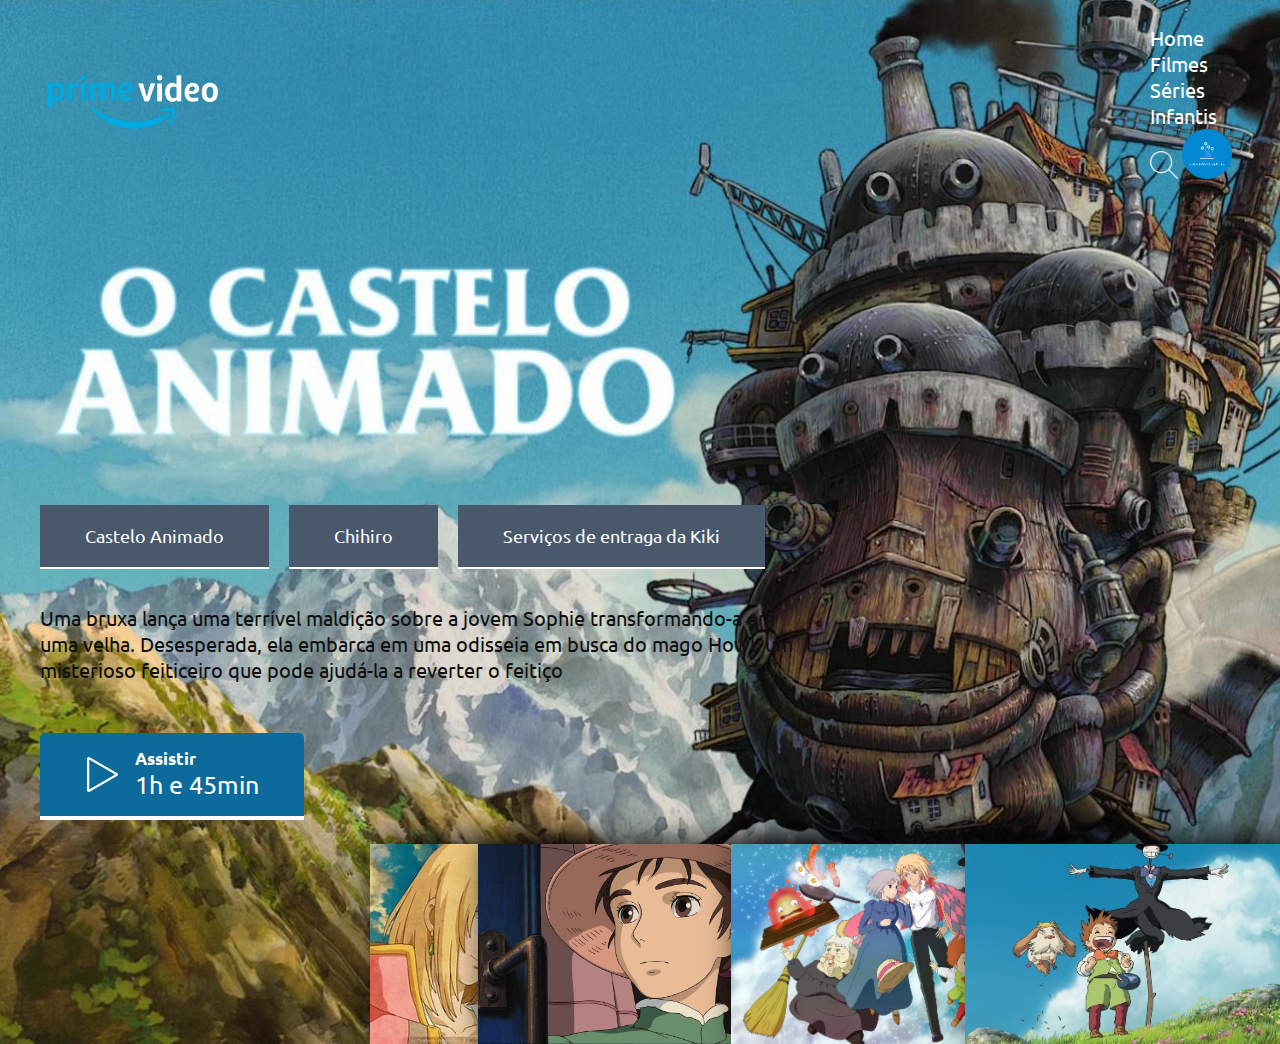
<file: PROA 01- landing page/index.html>
<!DOCTYPE html>
<html lang="pt-br">
<head>
    <meta charset="UTF-8">
    <meta http-equiv="X-UA-Compatible" content="ie=edge">
    <meta name="viewport" content="width=device-width, initial-scale=1.0">
    <meta http-equiv="Content-Type" content="text/html;charset=UTF-8">
    <link rel="stylesheet" href="style.css">
    <title>Dev Envolvente - Castelo Animado</title>
</head>
<body>
    <header>
        <a href="#"><img src="img/logoprime.png" alt="logo" class="logo"></a>
        <nav class="navegação">
            <ul>
                <li><a href="#">Home</a></li>
                <li><a href="#">Filmes</a></li>
                <li><a href="#">Séries</a></li>
                <li><a href="#">Infantis</a></li>
                <img src="img/shear.png" alt="pesquisa" class="pesquisa">
                <img src="img/Logo do canal.png" alt="perfil" class="perfil">
            </ul>
        </nav>
    </header>
    <main>
        <section>
            <img src="img/o-castelo-animado-removebg-preview.png" alt="logo castelo Animado" class="logocastelo">
            <div class="bnt-box">
                <a href="#" class="bnt">Castelo Animado</a>
                <a href="#" class="bnt">Chihiro</a>
                <a href="#" class="bnt">Serviços de entraga da Kiki</a>
            </div>
            <p class="text">Uma bruxa lança uma terrível maldição sobre a jovem Sophie transformando-a em uma velha. Desesperada, ela embarca em uma odisseia em busca do mago Howl, um misterioso feiticeiro que pode ajudá-la a reverter o feitiço</p>

            <div class="bnt-box2">
                <img src="img/botao-play.png" alt="botão de play" class="play">
                <div>
                    <h6>Assistir</h6>
                    <p>1h e 45min</p>
                </div>

            </div>
        </section>
    </main>
    <footer>
        <section class="cards">
            <div class="card"><img src="img/castelo1.jpg" alt="imagem"></div>
            <div class="card"><img src="img/castelo2.png" alt="imagem"></div>
            <div class="card"><img src="img/castelo3.jpg" alt="imagem"></div>
            <div class="card"><img src="img/castelo4.jpg" alt="imagem"></div>
        </section>
    </footer>
</body>
<!-- 8:41 -->
</file>
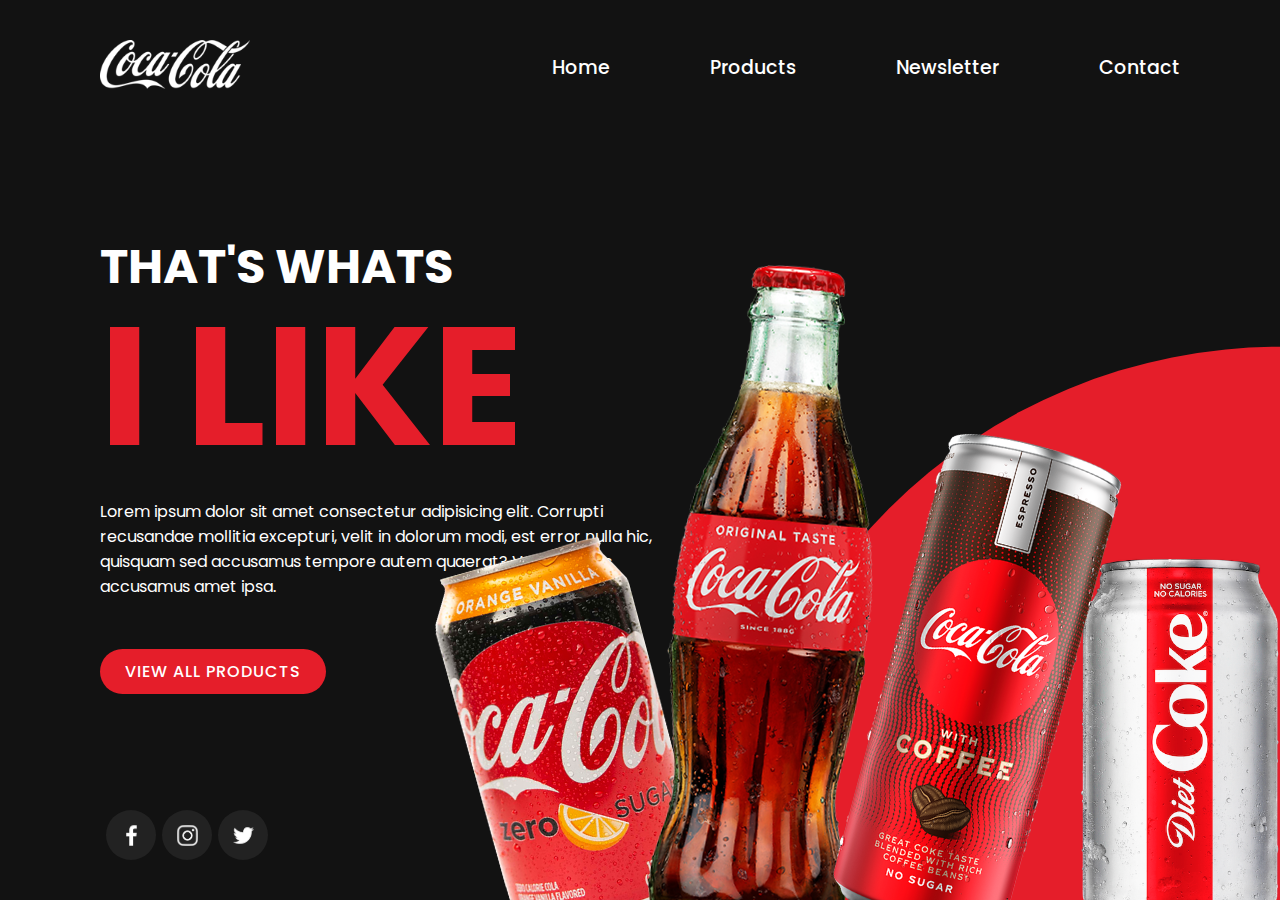
<file: PROA 02- Criando do ZERO uma Landing Page/index.html>
<!DOCTYPE html>
<html lang="pt-br">
<head>
    <meta charset="UTF-8">
    <meta name="viewport" content="width=device-width, initial-scale=1.0">
    <meta http-equiv="Content-Type" content="text/html;charset=UTF-8">
    <meta http-equiv="X-UA-Compatible" content="ie=edge">
    <meta http-equiv="X-UA-Compatible" content="IE=7">
    <title>Coca Cola</title>
    <link rel="stylesheet" href="style.css">
</head>
<body>
    <section>
       <div class="circle"></div> 
       <header>
        <a href="#"><img src="img/logo.png" alt="logo" class="logo"></a>
        <nav class="navagation">
            <ul>
                <li><a href="#">Home</a></li>
                <li><a href="#">Products</a></li>
                <li><a href="#">Newsletter</a></li>
                <li><a href="#">Contact</a></li>
            </ul>
        </nav>
       </header>
       <div class="container">
        <div class="text">
            <h2>THAT'S WHATS <br> <span> I LIKE</span></h2>
            <p>Lorem ipsum dolor sit amet consectetur adipisicing elit. Corrupti recusandae mollitia excepturi, velit in dolorum modi, est error nulla hic, quisquam sed accusamus tempore autem quaerat? Voluptatibus accusamus amet ipsa.</p>
            <a href="#">VIEW ALL PRODUCTS</a>
        </div>
       </div>
       <ul class="icons">
        <li><a href="#"><img src="img/facebook.png" alt="icons"></a></li>
        <li><a href="#"><img src="img/instagram.png" alt="icons"></a></li>
        <li><a href="#"><img src="img/twitter.png" alt="icons"></a></li>
       </ul>
       <div class="boximg">
        <img src="img/cocacola2.png" alt="coca" class="img1">
        <img src="img/cocacola1.png" alt="coca" class="img2">
        <img src="img/cocacola4.png" alt="coca" class="img3">
        <img src="img/cocacola3.png" alt="coca" class="img4">
       </div>
    </section>
    
</body>
</html>
</file>
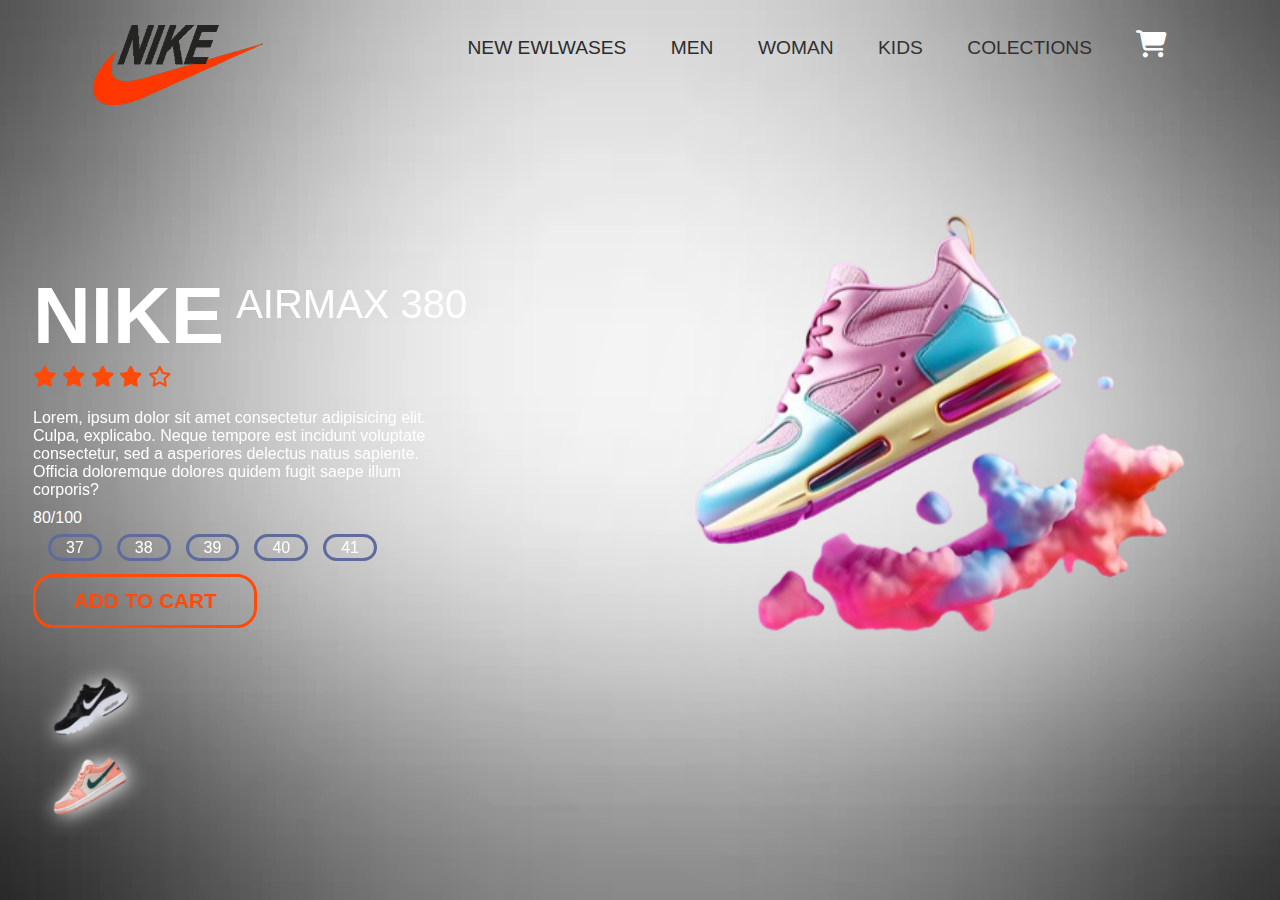
<file: PROA 04- Build A Responsive Shoe Website using/index.html>
<!DOCTYPE html>
<html lang="pt-br">
<head>
    <meta charset="UTF-8">
    <meta name="viewport" content="width=device-width, initial-scale=1.0">
    <meta http-equiv="X-UA-Compatible" content="ie=edge">
    <meta http-equiv="Content-Type" content="text/html;charset=UTF-8">
    <link rel="stylesheet" href="https://unpkg.com/aos@next/dist/aos.css" />
    <link rel="stylesheet" href="style.css">
    <link rel="stylesheet" href="https://cdnjs.cloudflare.com/ajax/libs/font-awesome/6.5.1/css/all.min.css">
    <title>Site da Nike</title>
</head>
<body>
    <nav>
        <div class="nav-container">
            <div class="logo">
                <img src="img/nike-logo-5C7A059F94-seeklogo.com-removebg-preview.png" alt="Logo da nike">
            </div>
            <div class="links">
                <a href="#">NEW EWLWASES</a>
                <a href="#">MEN</a>
                <a href="#">WOMAN</a>
                <a href="#">KIDS</a>
                <a href="#">COLECTIONS</a>
                <i class="fa-solid fa-cart-shopping"></i>
                
            </div>

        </div>
    </nav>
    <section>
        <div class="main-container">
            <div class="heading">
                <h1 data-aos="fade-rigth" data-aos-duration="1500">NIKE</h1>
                <span data-aos="fade-left" data-aos-duration="1500">AIRMAX 380</span>
            </div>
            <div class="star">
                <i class="fa-solid fa-star" data-aos="zoom-in" data-aos-duration="1200" data-aos-delay="200"></i>
                <i class="fa-solid fa-star" data-aos="zoom-in" data-aos-duration="1200" data-aos-delay="400"></i>
                <i class="fa-solid fa-star" data-aos="zoom-in" data-aos-duration="1200" data-aos-delay="600"></i>
                <i class="fa-solid fa-star" data-aos="zoom-in" data-aos-duration="1200" data-aos-delay="800"></i>
                <i class="fa-regular fa-star" data-aos="zoom-in" data-aos-duration="1200" data-aos-delay="1000"></i>
            </div>
            <p data-aos="flip-down" data-aos-duration="1200" data-aos-delay="1200" data-aos-delay="1100">Lorem, ipsum dolor sit amet consectetur adipisicing elit. Culpa, explicabo. Neque tempore est incidunt voluptate consectetur, sed a asperiores delectus natus sapiente. Officia doloremque dolores quidem fugit saepe illum corporis?</p>
            <span data-aos="fade-rigth" data-aos-duration="1200" data-aos-delay="1200" >80/100</span>
            <div class="size" data-aos="fade-left" data-aos-delay="1500" data-aos-delay="1200">
                <div class="size" data-aos="fade-left" data-aos-duration=""="1500" data-aos-delay="1600">37</div>
                <div class="size" data-aos="fade-left" data-aos-duration=""="1500" data-aos-delay="1700">38</div>
                <div class="size" data-aos="fade-left" data-aos-duration=""="1500" data-aos-delay="1800">39</div>
                <div class="size" data-aos="fade-left" data-aos-duration=""="1500" data-aos-delay="1900">40</div>
                <div class="size" data-aos="fade-left" data-aos-duration=""="1500" data-aos-delay="2000">41</div>
            </div>
            <button data-aos="zoom-out" data-aos-delay="2000" data-aos-delay="1200"> ADD TO CART</button>
            <div class="shoes">
                <div class="extra"data-aos="zoom-in" data-aos-delay="2000" data-aos-delay="1600" ><img src="img/extra1.png" alt=""></div>
                <div class="extra" data-aos="zoom-in" data-aos-delay="2000" data-aos-delay="1700"><img src="img/extra 2.png" alt=""></div>
            </div>
        </div>
        <div class="image">
            <img src="img/um-tenis-nike-rosa-e-azul-esta-voando-no-ar_732812-3906-removebg-preview.png" data-aos="fade-left"  data-aos-duration="2500" alt="tenis voador rosa">
        </div>
    </section>
    <script src="https://unpkg.com/aos@next/dist/aos.js"></script>
    <script>
      AOS.init();
    </script>
</body>
</html>
</file>
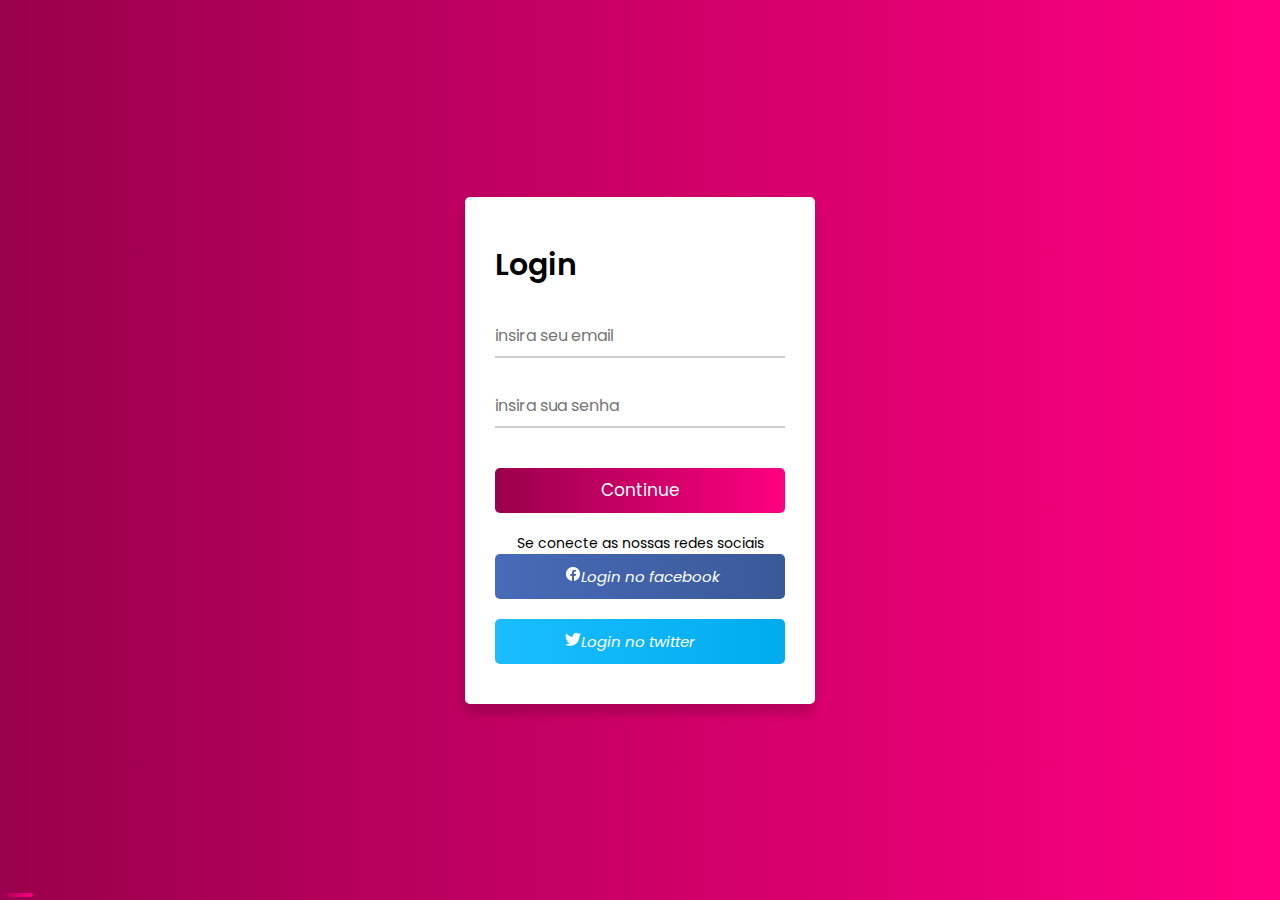
<file: PROA 05- Animated Login Form using HTML And CSS/index.html>
<!DOCTYPE html>
<html lang="pt-br">
<head>
    <meta charset="UTF-8">
    <meta name="viewport" content="width=device-width, initial-scale=1.0">
    <script src="https://fontawesome.com/search"></script>
    <link rel="stylesheet" href="style.css">
    <title>Login Form | codinglab</title>
</head>




<body>
    <div class="container">
        <form action="#">
            <div class="title">Login</div>
            <div class="input-box">
                <input type="text" placeholder="insira seu email" required>
                <div class="underline"></div>
            </div>
            <div class="input-box">
                <input type="password" placeholder="insira sua senha" required>
                <div class="underline"></div>
            </div>
            <div class="input-box button">
                <input type="submit" value="Continue">
            </div>
        </form>
        <div class="option">Se conecte as nossas redes sociais</div>
        <div class="facebook">
           <a href="#"><i><img src="img/icons8-facebook-novo-16.png" alt="">Login no facebook</i></a>
        </div>
        <div class="twitter">
            <a href="#"><i><img src="img/icons8-twitter-16 (2).png" alt="">Login no twitter</i></a>
        </div>
        
    </div>
    
</body>
</html>
</file>
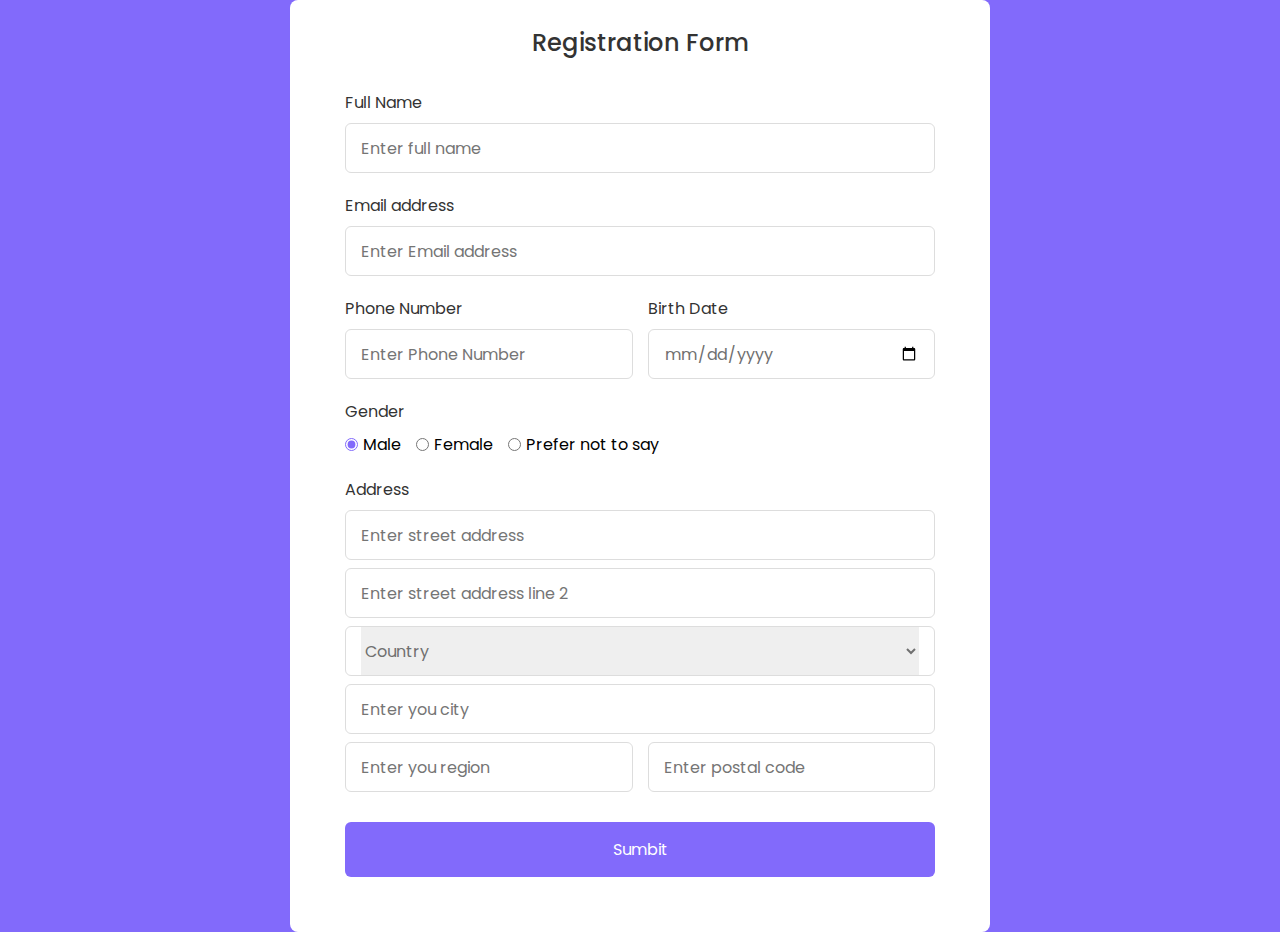
<file: PROA 10- How to Create Responsive Registration Form in HTML & CSS/index.html>
<!DOCTYPE html>
<html lang="pt-br">
<head>
    <meta charset="UTF-8">
    <meta http-equiv="X-UA-Compatible" content="ie=edge">
    <meta name="viewport" content="width=device-width, initial-scale=1.0">
    <title>=Formulario responsivo</title>
    <link rel="stylesheet" href="style.css">
</head>
<body>
    <section class="container">
        <header>Registration Form</header>
        <form action="#" class="form">
            <div class="input-box">
                <label>Full Name</label>
                <input type="text" placeholder="Enter full name" required>
            </div>
            <div class="input-box">
                <label>Email address</label>
                <input type="text" placeholder="Enter Email address" required>
            </div>

            <div class="colum">
                <div class="input-box">
                    <label>Phone Number</label>
                    <input type="number" placeholder="Enter Phone Number" required>
                </div>

                <div class="input-box">
                    <label>Birth Date</label>
                    <input type="date" placeholder="Enter Birth Date" required>
                </div>
            </div>

            <div class="gender-box">
                <h3>Gender</h3>
                <div class="geneder-option">
                    <div class="gender">
                        <input type="radio" id="check-male" name="gender" checked>
                        <label for="check">Male</label>
                    </div>
                    <div class="gender">
                        <input type="radio" id="check" name="gender">
                        <label for="check-female">Female</label>
                    </div>
                    <div class="gender">
                        <input type="radio" id="check" name="gender">
                        <label for="check-other">Prefer not to say</label>
                </div>
            </div>

            <div class="input-box">
                <label>Address</label>
                <input type="text" placeholder="Enter street address" required>
                <input type="text" placeholder="Enter street address line 2" required>
                <div class="colum">
                    <div class="select-box">
                        <select>
                            <option>Country</option>
                            <option>São Paulo</option>
                            <option>Campinas</option>
                            <option>Rio de Janeiro</option>
                            <option>Bahia</option>
                            <option>Osasco</option>
                        </select>
                    </div>
                </div>
                <input type="text" placeholder="Enter you city" required>
           
            <div class="colum">
                <input type="text" placeholder="Enter you region" required>
                <input type="number" placeholder="Enter postal code" required>
            </div>
        </div>

            <button>Sumbit</button>
        </form>
    </section>
</body>
</html>
</file>
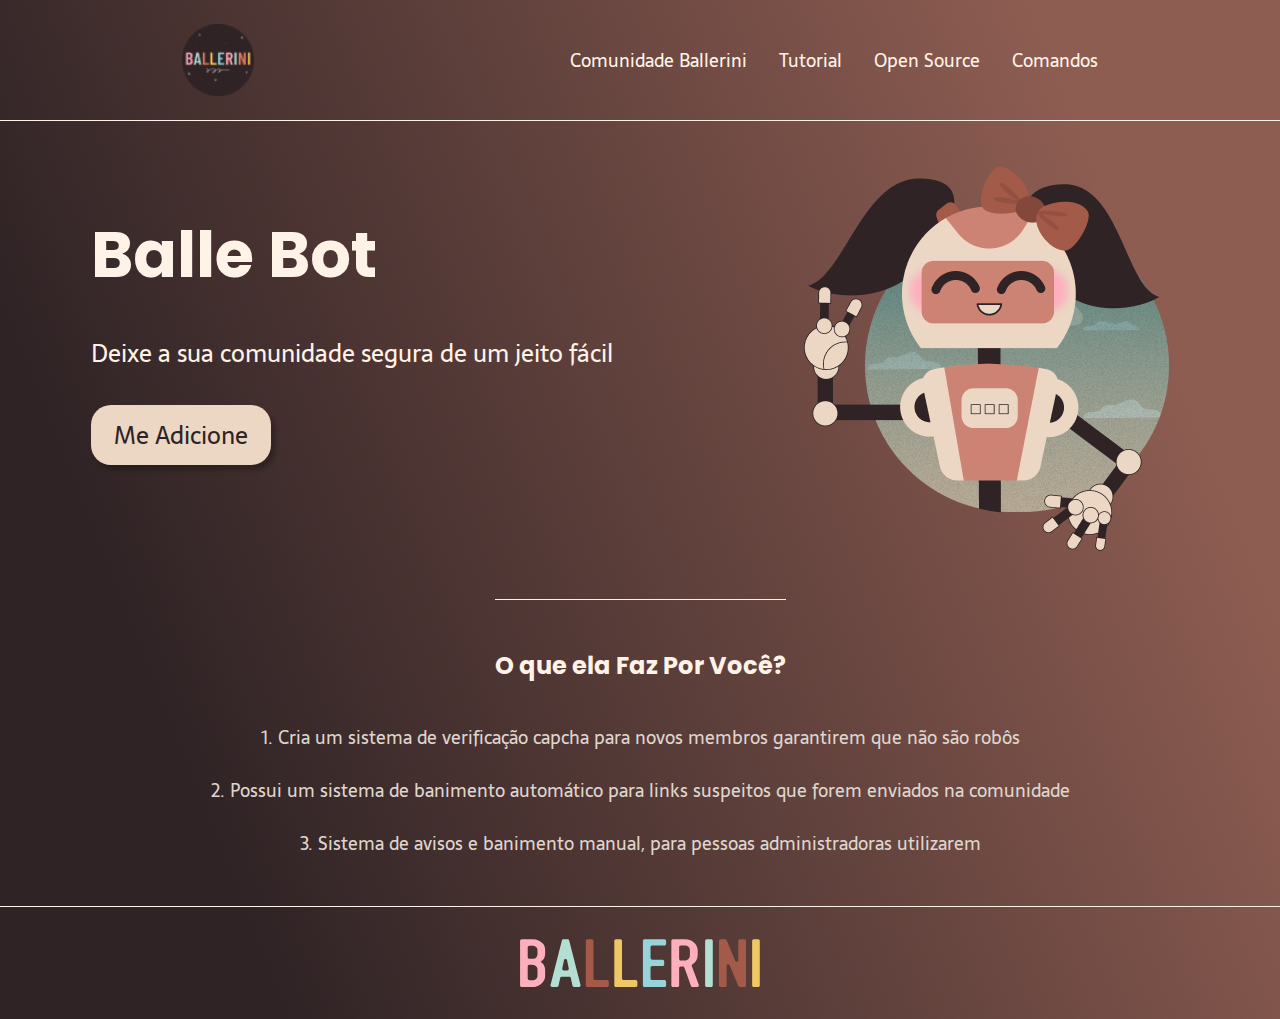
<file: PROA 15- LANDING PAGE COM HTML e CSS!/index.html>
<!DOCTYPE html>
<html lang="pt-br">
<head>
    <meta charset="UTF-8">
    <meta name="viewport" content="width=device-width, initial-scale=1.0">
    <meta name="description" content="Um bot que irá moderar e deixar a sua comunidade segura">
    <title>Balle Bot - Modere a sua comunidade do Discord</title>
    <link rel="stylesheet" href="style.css">
</head>
<body>
    <header class="cabecalho">
        <img class="cabecalho-imagem" src="img/logo 1.png" alt="logo">

        <nav class="cabecalho-menu">
            <a class="cabecalho-menu-item">Comunidade Ballerini</a>
            <a class="cabecalho-menu-item">Tutorial</a>
            <a class="cabecalho-menu-item">Open Source</a>
            <a class="cabecalho-menu-item">Comandos</a>
        </nav>
    </header>


    <main class="conteudo">
        <section class="conteudo-principal">
            <div class="conteudo-principal-escrito">
                <h1 class="conteudo-principal-escrito-titulo">Balle Bot</h1>
                <h2 class="conteudo-principal-escrito-subtitulo">Deixe a sua comunidade segura de um jeito fácil</h2>
                <button class="conteudo-principal-escrito-botao">Me Adicione</button>
            </div>
            <img class="conteudo-principal-imagem" src="img/Group 4.png" alt="Imagem da balebot">
        </section>

        <section class="conteudo-secundario">
            <h3 class="conteudo-secundario-titulo">O que ela Faz Por Você?</h3>
            <p class="conteudo-secundario-paragrafo">1. Cria um <strong>sistema de verificação capcha</strong> para novos membros garantirem que não são robôs</p>
            <p class="conteudo-secundario-paragrafo">2. Possui um <strong> sistema de banimento automático</strong> para links suspeitos que forem enviados na comunidade</p>
            <p class="conteudo-secundario-paragrafo">3. <strong> Sistema de avisos e banimento manual</strong>, para pessoas administradoras utilizarem</p>
        </section>
    </main>


    <footer class="rodape">
        <img class="rodape-imagem"src="img/BALLERINI.svg" alt="footer Ballerini">
    </footer>
</body>
</html>
</file>
<file: PROA 01- landing page/style.css>
@import url('https://fonts.googleapis.com/css2?family=Ubuntu:ital,wght@0,300;0,400;0,500;0,700;1,300;1,400;1,500;1,700&display=swap');
*{   
    margin: 0;  
    padding: 0;
    box-sizing: border-box;
    font-family: 'Ubuntu' , sans-serif;
    list-style: none;
    text-decoration: none;
}
body{
    background: url(img/imagem\ de\ dundo.jpg);
    background-repeat: no-repeat;
    background-size: cover;
    overflow: hidden;
}
header{
    display: flex;
    align-items: center;
    justify-content: space-between;
    padding: 25px 48px;

}
header  .logo{
    width: 170px;
}
.pesquisa ul{
    display: flex;
    align-items: center;
    gap: 40px;

}
.navegação .pesquisa{
    width: 28px;
    cursor: pointer;
    filter: invert(1);
    align-items: center;
}
.navegação ul li a{
    color: #fff;
    font-size: 20px;
    padding-bottom: 3px;
    border-bottom: 4px solid transparent;
    transition: all .6s;
    align-items: center;
}
.navegação ul li a:hover{
    border-bottom: 2px solid #004568;
}

.navegação .perfil{
    width: 50px;
    cursor: pointer;
    align-items: baseline;
}

/*main*/

main{
    display: flex;
    align-items: center;
    justify-content: center;
    max-width: 50em;
    margin-top: 1.5em;
}
main section{
    display: flex;
    flex-direction:column;
    align-items: flex-start;
    margin-left: 2.5em;

}
main section .logocastelo{
    width: 40em;
    margin: 1em 0;
}

main section .bnt-box{
    display: flex;
    align-items: center;
    gap: 20px;
}

.bnt-box .bnt{
    padding: 20px 45px;
    background: #49586a;
    color: #fff;
    margin-bottom: 2em;
    border-bottom: 2px solid #fff;
    transition: all .3s;
    font-size: 18px;
}
.bnt-box .bnt:hover{
    background: #2d3846;
}
.bnt-box .bnt:focus{
    background: #2d3846;
}

main section .text{
    color: #101010;
    line-height: 26px;
    font-size: 20px;
}
.bnt-box2{
    display: flex;
    align-items: center;
    color: #fff;
    background: #0c6b9b;
    padding: 15px 45px;
    margin-top: 2em;
    border-radius: 5px 5px 0 0;
    border-bottom:4px solid #fff;
    font-size: 25px;
    gap: 15px;
    cursor: pointer;
    transition: all .3s;
}

.bnt-box2:hover{
    background: #29abeb;
}

.bnt-box2 .play{
    width: 1.4em;
    filter: invert(1);
}
footer .cards{
    display: flex;
    align-items: center;
    flex-flow: row;
    margin-left: 30em ;
    margin-top: 1.5em;
}
footer .cards .card{
    height: 200px;
    max-width: 500px;
    box-shadow: 12px 0px 32px 2px #000000;
    margin-left: -110px;
    cursor: pointer;
    transition: all o.25s ease-in-out;
    overflow: hidden;

}
footer .cards .card img{
    width: 100%;
    height: 100%;
    object-fit: cover;
}
.card .card:hover{
    transform: translateY(-16px) rotate(3deg);
}
.cards .card:hover ~ .card{
    transform: translateX(140px);
}
</file>
<file: PROA 02- Criando do ZERO uma Landing Page/style.css>
@import url('https://fonts.googleapis.com/css2?family=Poppins:ital,wght@0,100;0,200;0,300;0,400;0,500;0,600;0,700;0,800;0,900;1,100;1,200;1,300;1,400;1,500;1,600;1,700;1,800;1,900&display=swap');
*{
    margin: 0;
    padding: 0;
    box-sizing: border-box;
    font-family: "Poppins", sans-serif;
}
section{
    position: relative;
    width: 100%;
    min-height: 100vh;
    padding: 100px;
    background: #121212;
    display: flex;
    align-items: center;
    justify-content: space-between;
    overflow: hidden;
}
.circle{
    position: absolute;
    top: 0;
    left: 0;
    width: 100%;
    height: 100%;
    background-color: #e51e2a;
    clip-path: circle(50% at bottom right);
}

header{
    position: absolute;
    top: 0;
    left: 0;
    width: 100%;
    padding: 40px 100px;
    display: flex;
    align-items: center;
    justify-content: space-between;
}

header .logo{
    position: relative;
    max-width: 150px;
}
header .navagation ul{
    position: relative;
    display: flex;
}
header .navagation li{
    list-style: none;
}
header .navagation li a{
    color: #fff;
    display: inline-block;
    text-decoration: none;
    font-weight: 500;
    font-size: 19px;
    margin-left: 100px;
}
header .navagation li a:hover{
    border-inline-color: #fff;
   transform: translateY(10);
   transition: 0.3s ease-in;
   /* tentei fazer aparecer aauelas linha quando passar o mouse encima */
}
.container{
    position: relative;
    width: 100%;
    display: flex;
    align-items: center;
    justify-content: space-between;
}

.container .text{
    position: relative;
    max-width: 600px;
    margin-right: 20px;
}
.container .text h2{
    color: #fff;
    font-size: 3em;
    margin-bottom: 10px;
    line-height: 2.5em;
    font-weight: 700;
}
.container .text h2 span{
    font-size: 3.5em;
    color: #e51e2a;

}
.container .text p{
    color: #fff;
}
.container .text a{
    display: inline-block;
    margin-top: 50px;
    padding: 10px 25px;
    background: #e51e2a;
    color: #fff;
    font-weight: 500;
    text-decoration: none;
    letter-spacing: 1px;
    border-radius: 40px;
    transition: 0.3s ease-in-out;
}
.container .text a:hover{
    transform: translateY(-10px);
}
.icons{
    position: absolute;
    bottom: 40px;
    left: 100px;
    display: flex;
    align-items: center;
    justify-content: center;
}
.icons li{
    list-style: none;
}
.icons li a{
    display: inline-block;
    width: 50px;
    height: 50px;
    border-radius: 50%;
    background: #222;
    margin-left: 6px;

    display: flex;
    align-items: center;
    justify-content: center;
    transition: 0.3s ease-in-out;
}
.icons li a:hover{
    background: #e51e2a;
    transform: translateY(-10px);
}
.icons li a img{
    transform: scale(0.5);
    filter: invert(1);
}
.boximg{
    position: absolute;
    right: 0;
    bottom: -40px;
}
.boximg img{
    width: 200px;
}
.boximg img:hover{
    transform: translateY(-15px);
    transition: 0.5s ease-in-out;
}
.boximg .img1{
    transform: rotate(-15deg);
}
.boximg .img2{
    transform: rotate(5deg);
}
.boximg .img3{
    transform: rotate(15deg);
}
.box .img4{
    transform: rotate(-15deg);
}
</file>
<file: PROA 04- Build A Responsive Shoe Website using/style.css>
*{
    padding: 0;
    margin: 0;
    font-family: Arial, Helvetica, sans-serif;
    box-sizing: border-box;
}
body{
    width: 100%;
    height: 100vh;
    background: url(img/background.jpg);
    background-position: center;
    background-repeat: no-repeat;
    background-size: cover;
    overflow: hidden;
   
}

nav{
    width: 100%;
    height: 10vh;

}
nav .nav-container{
    width: 100%;
    height: 100%;
    display: flex;
    justify-content: space-around;
    align-items: center;
}

.nav-container .logo{
    height: 100%;
    display: flex;
    justify-content: center;
    align-items: center;
}

.nav-container .logo img{
    margin-top: 40px;
    width: 170px;
    height: 80px;
}

.nav-container .links a{
    color: rgb(43, 43, 43);
    text-decoration: none;
    margin: 0 20px;
    font-size:  1.2rem;
    transition: 0.1s linear;
}
.nav-container .links a:hover{
    color: #ff4a09;
}

.nav-container .links i{
    color: white;
    font-size: 1.7rem;
    margin: 0 20px;
}

section{
    width: 100%;
    height: 45vh;
    display: flex;
    justify-content: space-around;
    align-items: center;
}
.main-container{
    width: 35%;
    color: white;
    margin-top: 500px;
}

.main-container .heading{
    display: flex;
    align-items: top;
    font-size: 40px;
}

.heading h1{
    font-size: clamp(1rem, 1rem + svw, 7rem);
}
.heading span{
    margin-top: 12px;
    margin-left: 12px;
    font-size: clamp(1rem, 1rem + svw, 3rem);
}

.main-container .star{
    color: #ff4a09 ;
    font-size: 1.3rem;
    margin: 3px 0 20px 0;
}
.main-container p{
    width: 90%;
    margin: 10px 0;
}
.main-container .size{
    width: 60%;
    height: 3vh;
    margin: 20px p;
    display: flex;
    justify-content: space-around;
    align-items: center;
}

.main-container .size div{
    border: 3px solid #5e6c9c;
    border-radius: 15px;
    padding: 5px 15px;
    cursor: pointer;
    transition: 0.2s linear;
    margin-left: 15px;
    margin-top: 15px;


}

.main-container .size div:hover{
    background-color: #575555;
    border: 1px solid #ffffff;
}
.main-container button{
    width: 50%;
    height: 6vh;
    margin: 20px 0;
    font-size: 1.3rem;
    font-weight: 700;
    border-radius: 20px;
    border: 3px solid #ff4a09;
    background-color: transparent;
    color: #ff4a09;
    transition: 0.2s linear;

}

.main-container button:hover{
    background-color: #ff4a09;
    color: white;
    box-shadow: 0 0 10px 1px #ff4a09;

}

.main-container shoes{
    width: 50%;
    display: flex;
    justify-content: space-around;
    align-items: center;
    padding: 5px 15px;
    

}

.shoes .extra img{
    width: 100px;
    transform: rotate(-30deg);
    filter: drop-shadow(2px 2px 10px white);
    transition: 0.2s linear;
    align-items: center;
}
.shoes .extra img:hover{
    scale: 1.2;
}

.image img{
    width: 700px;
    filter: drop-shadow(0 0 150px white);
    margin-top: 300px;
}
</file>
<file: PROA 05- Animated Login Form using HTML And CSS/style.css>
@import url('https://fonts.googleapis.com/css2?family=Poppins:ital,wght@0,100;0,200;0,300;0,400;0,500;0,600;0,700;0,800;0,900;1,100;1,200;1,300;1,400;1,500;1,600;1,700;1,800;1,900&display=swap');
*{
    margin: 0;
    padding: 0;
    box-sizing: border-box;
    font-family: "Poppins", sans-serif;
}

html, body{
    display: grid;
    height: 100vh;
    width: 100%;
    place-items: center;
    background: linear-gradient(to right, #99004D 0%, #ff0080 100%);
}
.container{
    background: #fff;
    max-width: 350px;
    width: 100%;
    padding: 25px 30px;
    border-radius: 5px;
    box-shadow: 0 10px 10px rgba(0, 0 , 0, 0.15) ;
}

.container form .title{
    font-size: 30px;
    font-weight: 600;
    margin: 20px 0 10px 0;
}
.container form .title:before{
    position: absolute;
    content: '';
    height: 4px;
    width: 33px;
    bottom: 3px;
    left: 0;
    border-radius: 5px;
    background: linear-gradient(to right, #99004D 0%, #ff0080 100%);

}

.container form .input-box{
    width: 100%;
    height: 45px;
    margin-top: 25px;
    position: relative;
}

.container form .input-box input{
    height: 100%;
    width: 100%;
    outline: none;
    font-size: 16px;
    border: none;

}

.container form .underline{
    position: absolute;
    content: '';
    height: 2px;
    width: 100%;
    background: #ccc;
    left: 0;
    bottom: 0;
}

.container form .underline:after{
    position: absolute;
    content: '';
    height: 2px;
    width: 100%;
    left: 0;
    bottom: 0;
    background: linear-gradient(to right, #99004D 0%, #ff0080 100%);
    transform: scaleX(0);
    transform-origin: left;
    transition: all 0.3s ease;
}
    .container form .input-box input:focus ~ .underline:after,
    .container form .input-box input:valid ~ .underline:after{
        transform: scaleX(1);
    }
    .container form  .button{
        margin: 40px 0 20px 0;
    }
    .container form .input-box input[type="submit"]{
        font-size: 17px;
        color: #fff;
        border-radius: 5px;
        cursor: pointer;
        background: linear-gradient(to right, #99004D 0%, #ff0080 100%);
        transition: all 0.3s ease;
    }
    .container form .input-box input[type="submit"]:hover{
        letter-spacing: 1px;
        background: linear-gradient(to left, #99004D 0%, #ff0080 100%);
    }
    .container .option{
        font-size: 14px;
        text-align: center;
    }

    .container .twitter a, .container .facebook a{
        display: block;
        width: 100%;
        height: 45px;
        font-size: 15px;
        text-decoration: none;
        padding-left:20px;
        color: #fff;
        line-height: 45px;
        border-radius: 5px;
    }
    .container .twitter i, .container .facebook i{
        padding-right: 20px;
        font-size: 15px;
        padding-left: 50px;
        padding: 50px;
    }

    .container .twitter a{
        margin: 20px 0 15px 0;
        background: linear-gradient(to left, #00acee 0%, #1abeff 100%);

    }
    .container .twitter a:hover{
        background: linear-gradient(to right, #00acee 0%, #1abeff 100%);
    }
        .container .facebook a{
        margin: 20px o 15px 0;
        background: linear-gradient(to left, #3b5998 0%, #476bb8 100%);

    }
    .container .facebook a:hover{
        background: linear-gradient(to right, #3b5998 0%, #476bb8 100%);

    }
</file>
<file: PROA 10- How to Create Responsive Registration Form in HTML & CSS/style.css>
@import url('https://fonts.googleapis.com/css2?family=Poppins:wght@300;400;500;600&display=swap');
*{
    margin: 0;
    padding: 0;
    box-sizing: border-box;
    font-family: "Poppins", sans-serif;
}

body{
    min-height: 100vh;
    display: flex;
    align-items: center;
    justify-content: center;
    padding: 0 20px;
    background: rgb(130, 106, 251);
}

.container{
    position: relative;
    max-width: 700px;
    width: 100%;
    background: #fff;
    padding: 25px;
    border-radius: 8px;
    box-shadow: 0 0  15 rgba(0, 0, 0, 0.1);
}

.container header{
    font-size: 1.5rem;
    color: #333;
    font-weight: 500;
    text-align: center;

}

.container .form{
    margin: 30px;
}

.form .input-box{
    width: 100%;
    margin-top: 20px;
}

.input-box label{
    color: #333;
}

.form :where(.input-box input, .select-box){
    position: relative;
    height: 50px;
    width: 100%;
    outline: none;
    font-size: 1rem;
    color: #707070;
    margin-top: 8px;
    border: 1px solid #ddd;
    border-radius: 6px;
    padding: 0 15px;

}

.form .colum{
    display: flex;
    column-gap: 15px;

}

.form .gender-box{
    margin-top: 20px;
}

.gender-box h3{
    color: #333;
    font-size: 1rem;
    font-weight: 400;
    margin-bottom: 8px;
}

.form .geneder-option{
    display: flex;
    column-gap: 15px;
}

.form :where(.geneder-option, .gender){
    display: flex;
    align-items: center;
    column-gap: 50px;
    flex-wrap: wrap;
}


.form .gender{
    column-gap: 5px;
    cursor: pointer;
}

.gender input{
    accent-color: rgb(130, 106, 251);
}

.form :where( .gender input, .gender label){
    cursor:pointer;
}

.address :where(.gender input, .gender label){
    cursor: pointer;
}


.select-box select{
    height: 100%;
    width: 100%;
    outline: none;
    border: none;
    color: #707070;
    font-size: 1rem;
}

.form button{
    height: 55px;
    width: 100%;
    color: #fff;
    font-size: 1rem;
    border: none;
    margin-top: 30px;
    cursor: pointer;
    border-radius: 6px;
    font-weight: 400;
    transition: all 0.2s ease;
    background-color: rgb(130, 106, 251);
}

.form button:hover{
    background-color: rgb(88, 56, 250);;
}

/* RESPONSIVIDADE */

@media screen and (max-width:500px){
    .form .colum{
        flex-wrap: wrap;
    }

    .form :where(.geneder-option, .gender){
        row-gap: 15px;
    }
    
}
</file>
<file: PROA 15- LANDING PAGE COM HTML e CSS!/style.css>
@import url('https://fonts.googleapis.com/css2?family=Poppins:wght@300;400;500;600;700&family=Sarala:wght@400;700&display=swap');

*{
    margin: 0;
    padding: 0;
    box-sizing: border-box;
    text-decoration: none;
}

body{
    font-size: 100%;
    background: linear-gradient(68.15deg, #2f2325 16.62%, #8e5d52 85.61% );
}

.cabecalho{ 
   display: flex; 
   flex-direction: row;
   align-items: center;
   justify-content: space-around;
   padding: 24px;
}

.cabecalho-imagem{
    height: 72px;
}

.cabecalho-menu{
    display: flex;
    gap: 32px;
}

.cabecalho-menu-item{
    font-family: "Sarala", sans-serif;
    color: #fff2e7;
    font-weight: 400;
    font-size: 18px;
}

.cabecalho-menu-item:hover{
    cursor: pointer;
    color: #dfd5cd;
   

}

.conteudo{
    margin-bottom: 48px;
    border-top: 0.4px solid #FFF2E7;
}

.conteudo-principal{
    display: flex;
    flex-direction: row;
    align-items: center;
    justify-content: space-around;
}

.conteudo-principal-escrito{
    display: flex;
    flex-direction: column;
    gap: 32px;
}

.conteudo-principal-escrito-titulo{
    font-family: "Poppins", sans-serif;
    font-weight: 700;
    font-size: 64px;
    color: #FFF2E7;
}

.conteudo-principal-escrito-subtitulo{
    font-family: "Sarala", sans-serif;
    font-weight: 400;
    font-size: 24px;
    color: #FFF2E7;
}

.conteudo-principal-escrito-botao{
    background-color: #ecd6c4;
    width: 180px;
    height: 60px;
    border: none;
    box-shadow: 4px 5px 4px rgba(0, 0, 0, 0.25);
    border-radius: 20px;
    font-family: "Sarala", sans-serif;
    font-weight: 400;
    font-size: 24px;
    color: #2f2325;
    transition: 0.3s;

}

.conteudo-principal-escrito-botao:hover{
    cursor: pointer;
    color: #FFF2E7;
    background: #2f2325;
}

.conteudo-principal-imagem{
    height: 430px;
    transition: 0.4s all ease-in-out;
}
.conteudo-principal-imagem:hover{
    height: 440px;
}


.conteudo-secundario{
    display: flex;
    flex-direction: column;
    align-items: center;
    gap: 24px;
    margin-top: 48px;
}

.conteudo-secundario-titulo{
    border-top: 0.4px solid #FFF2E7;
    padding-top: 48px;
    font-family: "Poppins", sans-serif;
    font-weight: 700;
    font-size: 24px;
    color: #FFF2E7;
    margin-bottom: 16px;
}

.conteudo-secundario-paragrafo{
    font-family: "Sarala", sans-serif;
    font-weight: 300;
    font-size: 18px;
    color: #dfd5cd;
}

.rodape{
    padding: 32px;
    border-top: 0.4px solid #FFF2E7;
}

.rodape-imagem{
    height: 48px;
    display: block;
    margin: 0 auto;
}
</file>
